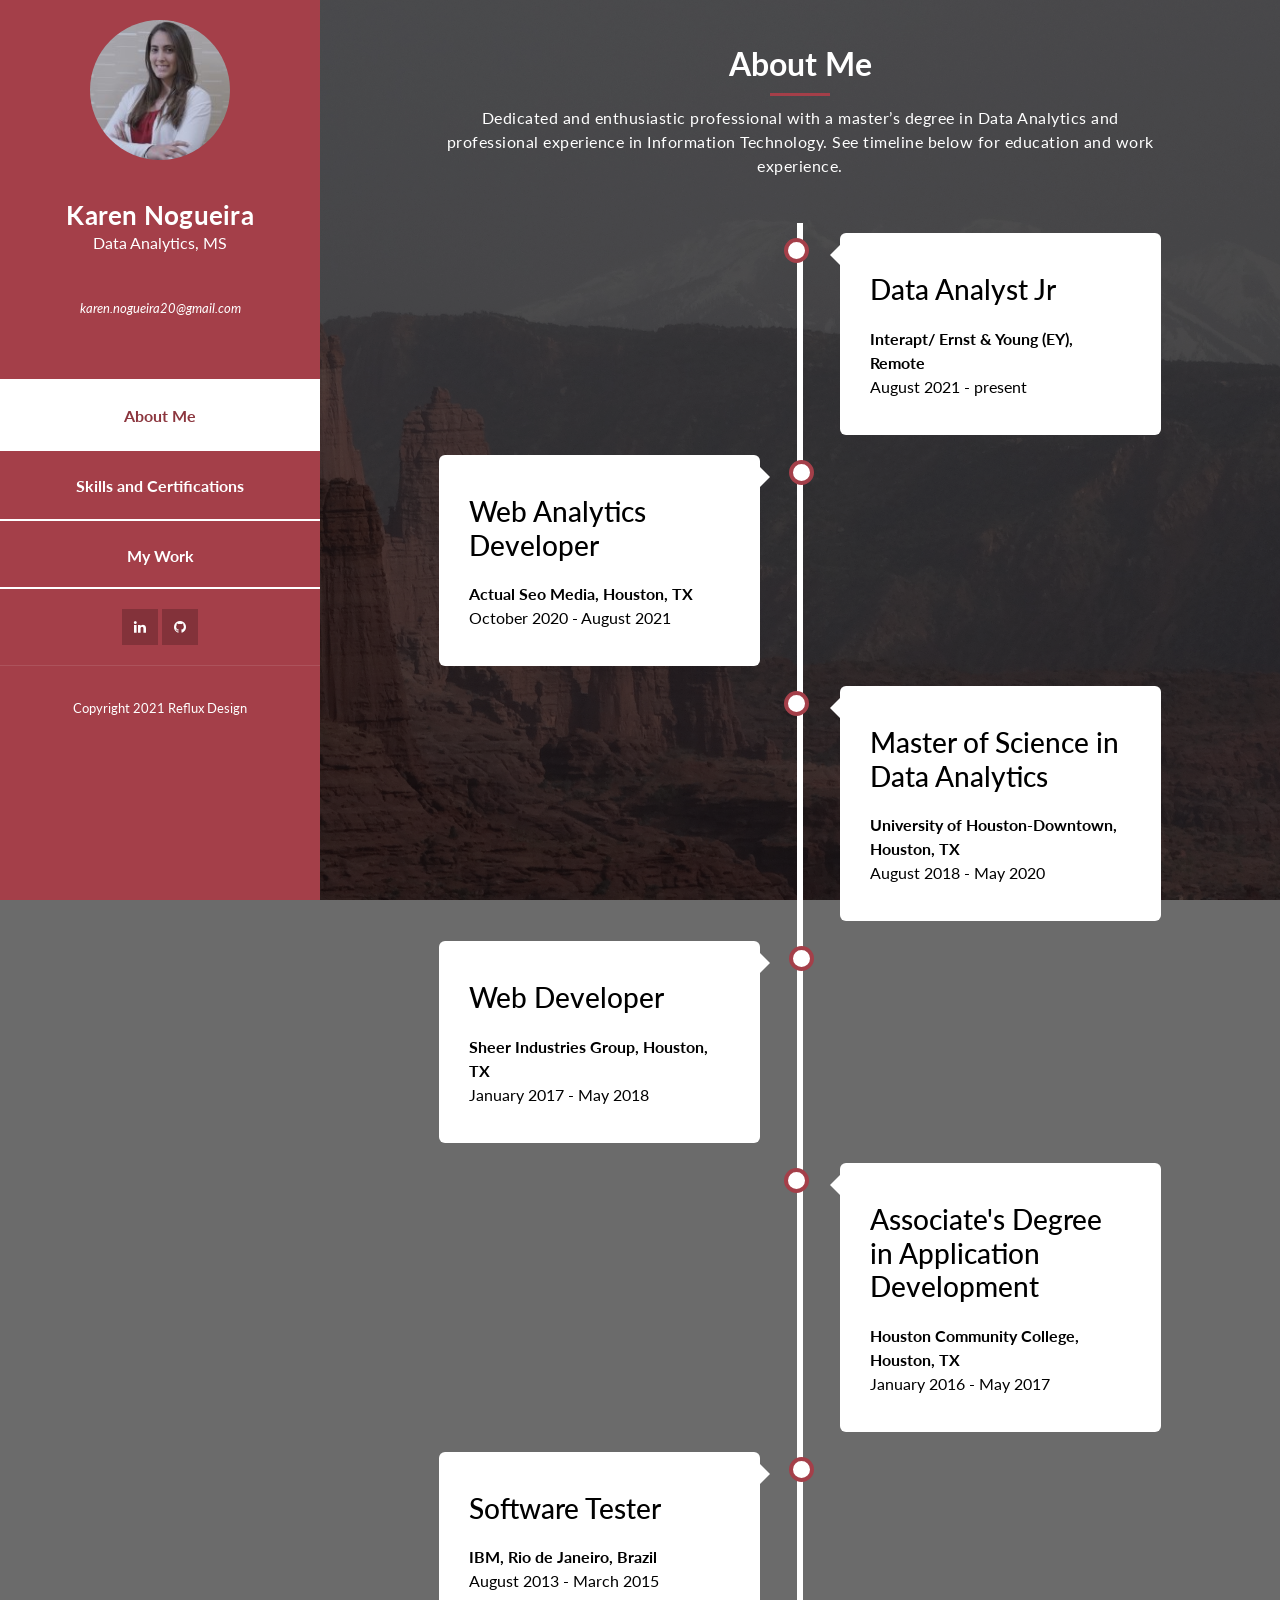
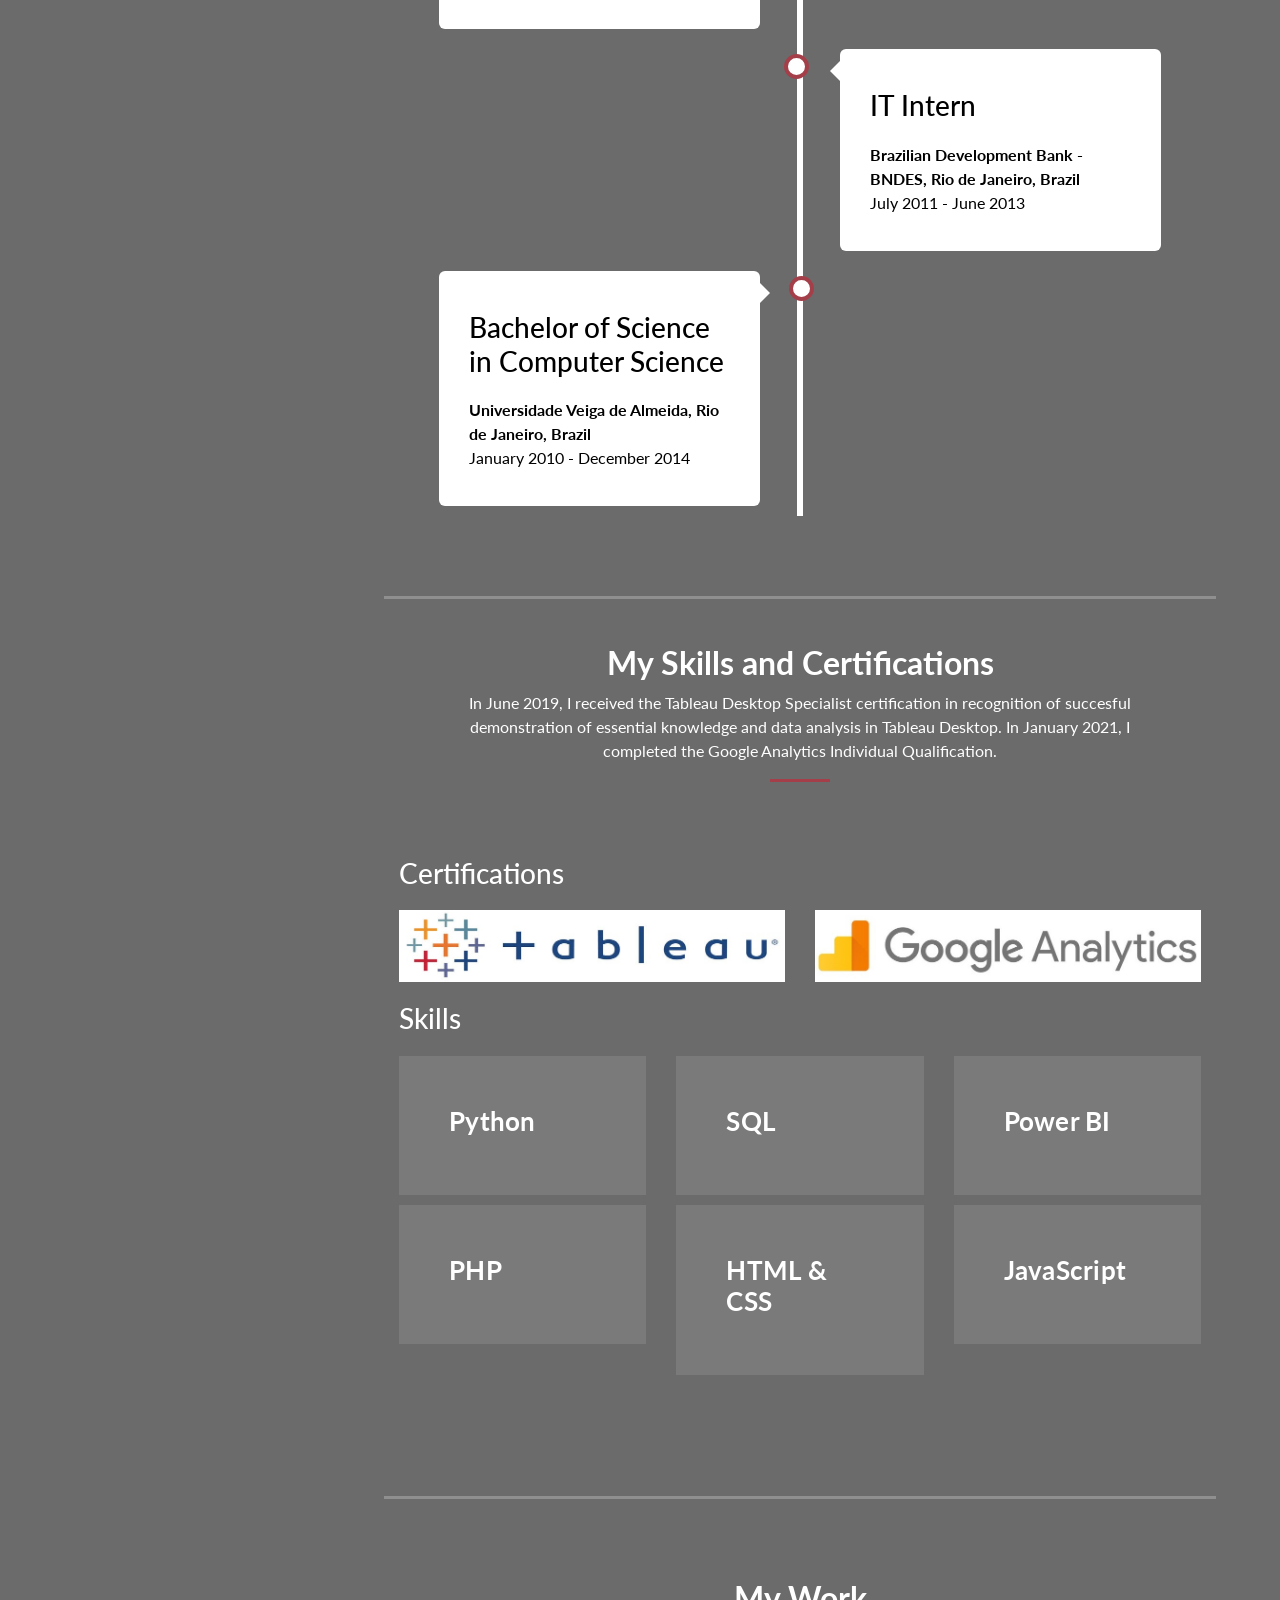
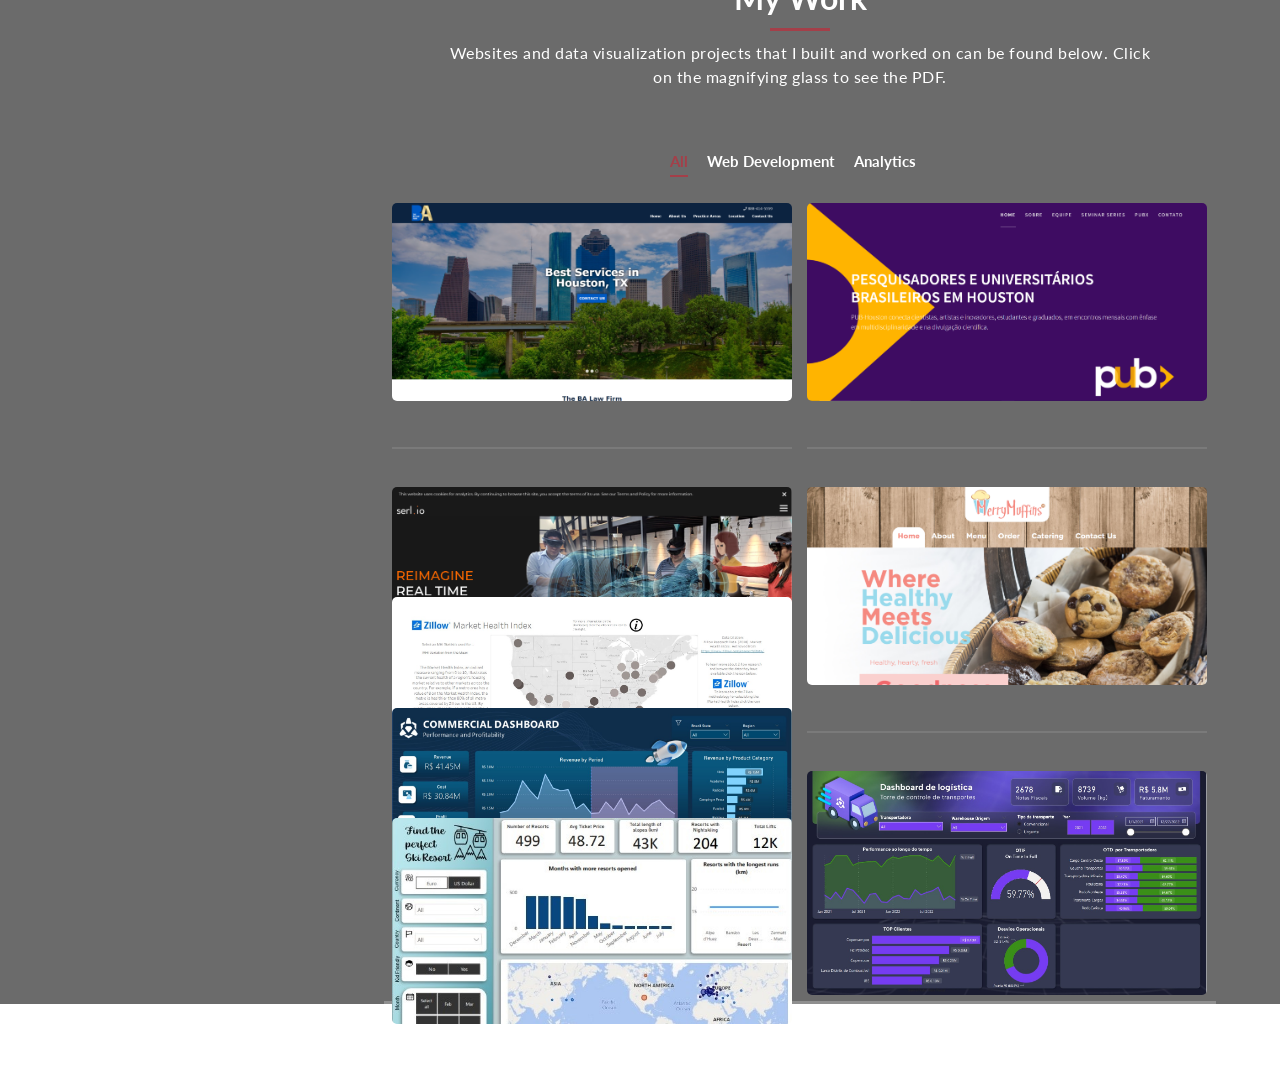
<file: index.html>
<!DOCTYPE html>
<html lang="en">
  <head>
    <!-- Google Tag Manager -->
	<script>(function(w,d,s,l,i){w[l]=w[l]||[];w[l].push({'gtm.start':
	new Date().getTime(),event:'gtm.js'});var f=d.getElementsByTagName(s)[0],
	j=d.createElement(s),dl=l!='dataLayer'?'&l='+l:'';j.async=true;j.src=
	'https://www.googletagmanager.com/gtm.js?id='+i+dl;f.parentNode.insertBefore(j,f);
	})(window,document,'script','dataLayer','GTM-PMTXCHM');</script>
	<!-- End Google Tag Manager -->

    <meta charset="utf-8" />
    <meta
      name="viewport"
      content="width=device-width, initial-scale=1, shrink-to-fit=no"
    />
    <meta name="description" content="" />
    <meta name="author" content="" />
    <link
      href="https://fonts.googleapis.com/css?family=Lato:100,300,400,700,900"
      rel="stylesheet"
    />

    <title>Karen Nogueira Website</title>
<!--
Reflux Template
https://templatemo.com/tm-531-reflux
-->
    <!-- Bootstrap core CSS -->
    <link href="vendor/bootstrap/css/bootstrap.min.css" rel="stylesheet" />

    <!-- Additional CSS Files -->
	<link rel="stylesheet" href="assets/css/style.css" />
    <link rel="stylesheet" href="assets/css/fontawesome.css" />
    <link rel="stylesheet" href="assets/css/templatemo-style.css" />
    <link rel="stylesheet" href="assets/css/owl.css" />
    <link rel="stylesheet" href="assets/css/lightbox.css" />

  </head>

  <body>
	<!-- Google Tag Manager (noscript) -->
	<noscript><iframe src="https://www.googletagmanager.com/ns.html?id=GTM-PMTXCHM"
	height="0" width="0" style="display:none;visibility:hidden"></iframe></noscript>
	<!-- End Google Tag Manager (noscript) -->

    <div id="page-wraper">
	<div id="bg-overlay">
      <!-- Sidebar Menu -->
      <div class="responsive-nav">
        <i class="fa fa-bars" id="menu-toggle"></i>
        <div id="menu" class="menu">
          <i class="fa fa-times" id="menu-close"></i>
          <div class="container">
            <div class="image">
              <a href="#"><img src="assets/images/karen.jpg" alt="" /></a>
            </div>
            <div class="author-content">
              <h4>Karen Nogueira</h4>
              <p>Data Analytics, MS</p><br>
			  <span>karen.nogueira20@gmail.com</span>
            </div>
            <nav class="main-nav" role="navigation">
              <ul class="main-menu">
                <li><a href="#section1">About Me</a></li>
                <li><a href="#section2">Skills and Certifications</a></li>
                <li><a href="#section3">My Work</a></li>
              </ul>
            </nav>
            <div class="social-network">
              <ul class="soial-icons">
                <li>
                  <a href="https://www.linkedin.com/in/kanogueira/" target="_blank"><i class="fa fa-linkedin"></i></a>
                </li>
				 <li>
                  <a href="https://github.com/karenns/" target="_blank"><i class="fa fa-github"></i></a>
                </li>
              </ul>
            </div>
            <div class="copyright-text">
              <a href="https://www.free-css.com/free-css-templates/page261/reflux"><p>Copyright 2021 Reflux Design</p></a>
            </div>
          </div>
        </div>
      </div>

      <section class="section about-me" data-section="section1">
        <div class="container">
          <div class="section-heading">
            <h2>About Me</h2>
            <div class="line-dec"></div>
            <span>Dedicated and enthusiastic professional with a master’s degree in Data Analytics and professional experience in Information Technology. See timeline below for education and work experience.</span>
          </div>
		  
		  <div class="timeline">
  <div class="timeline_container right">
     <div class="content">
      <h3>Data Analyst Jr</h3>
      <p><strong>Interapt/ Ernst & Young (EY), Remote</strong><br> August 2021 - present</p>
    </div>
  </div>
  <div class="timeline_container left">
    <div class="content">
      <h3>Web Analytics Developer</h3>
      <p><strong>Actual Seo Media, Houston, TX </strong><br> October 2020 - August 2021</p></div>
  </div>
  <div class="timeline_container right">
     <div class="content">
      <h3>Master of Science in Data Analytics</h3>
      <p><strong>University of Houston-Downtown, Houston, TX</strong><br> August 2018 - May 2020</p>
    </div>
  </div>
  <div class="timeline_container left">
	<div class="content">
      <h3>Web Developer</h3>
      <p><strong>Sheer Industries Group, Houston, TX</strong><br> January 2017 - May 2018</p>
    </div>
  </div>
  <div class="timeline_container right">
    <div class="content">
      <h3>Associate's Degree in Application Development</h3>
      <p><strong>Houston Community College, Houston, TX</strong><br>January 2016 - May 2017</p>
    </div>
  </div>
  <div class="timeline_container left">
    <div class="content">
      <h3>Software Tester </h3>
      <p><strong>IBM, Rio de Janeiro, Brazil</strong><br>August 2013 - March 2015</p>
    </div>
  </div>
  <div class="timeline_container right">
    <div class="content">
      <h3>IT Intern</h3>
      <p><strong>Brazilian Development Bank - BNDES, Rio de Janeiro, Brazil</strong><br>July 2011 - June 2013</p>
    </div>
  </div>
  <div class="timeline_container left">
    <div class="content">
      <h3>Bachelor of Science in Computer Science</h3>
      <p><strong>Universidade Veiga de Almeida, Rio de Janeiro, Brazil</strong><br>January 2010 - December 2014</p>
    </div>
  </div>
</div>
      </section>

      <section class="section my-services" data-section="section2">
        <div class="container">
          <div class="section-heading">
            <h2>My Skills and Certifications</h2>
			<p>In June 2019, I received the Tableau Desktop Specialist certification in recognition of succesful demonstration of essential knowledge and data analysis in Tableau Desktop. In January 2021, I completed the Google Analytics Individual Qualification.</p>
            <div class="line-dec"></div>
          </div>
		  <div class="row">
			<div class="col-md-12">
				<h3>Certifications</h3>
				<div class="cert_imgs">
					<a href="assets/images/certification/Tableau_Desktop_Specialist_Cert_-_Karen_Nogueira.pdf"><img src="assets/images/certification/tableau_logo.jpg" alt="Tableau"/></a>
					<a href="assets/images/certification/Google-Analytics-Individual-Qualification.pdf"><img src="assets/images/certification/google_analytics_logo.jpg" alt="Google Analytics"/></a>
				</div>
			</div>
		  </div>
		  <div class="row">
			<div class="col-md-12">
				<h3>Skills</h3>
			</div>
		  </div>
          <div class="row">
            <div class="col-md-4">
               <div class="service-item">
                <h4>Python</h4>
              </div>
            </div>
            
			<div class="col-md-4">
               <div class="service-item">
                <h4>SQL</h4>
              </div>
            </div>
			<div class="col-md-4">
               <div class="service-item">
                <h4>Power BI</h4>
              </div>
            </div>
			<div class="col-md-4">
               <div class="service-item">
                <h4>PHP</h4>
              </div>
            </div>
			<div class="col-md-4">
              <div class="service-item">
                <h4>HTML &amp; CSS</h4>
              </div>
            </div>
            <div class="col-md-4">
               <div class="service-item">
                <h4>JavaScript</h4>
              </div>
            </div>
          </div>
        </div>
      </section>

      <section class="section my-work" data-section="section3">
        <div class="container">
          <div class="section-heading">
            <h2>My Work</h2>
            <div class="line-dec"></div>
            <span>Websites and data visualization projects that I built and worked on can be found below. Click on the magnifying glass to see the PDF.</span>
          </div>
          <div class="row">
            <div class="isotope-wrapper">
              <form class="isotope-toolbar">
                <label><input
                    type="radio"
                    data-type="*"
                    checked=""
                    name="isotope-filter"/>
                  <span>all</span></label>
                <label><input
                    type="radio"
                    data-type="web"
                    name="isotope-filter"/>
                  <span>web development</span></label>
                <label><input
                    type="radio"
                    data-type="analytics"
                    name="isotope-filter"/>
                  <span>analytics</span></label>
              </form>
			  
              <div class="isotope-box">
			  
				<div class="isotope-item" data-type="web">
                  <figure class="snip1321">
                    <img
                      src="assets/images/portfolio/txbalaw_snapshot.png"
                      alt="sq-sample26"
                    />
                    <figcaption>
                      <a href="assets/images/portfolio/txbalaw_pdf.pdf"><i class="fa fa-search"></i></a>
                      <h4>Website Development for Lawyers</h4>
                      <!--<span>I used WordPress to build this website for PubHouston, a community for Brazilians researchers and college students. I used Elementor theme to build the website and hosted it on AWS.</span>-->
                    </figcaption>
                  </figure>
                </div>
				
				<div class="isotope-item" data-type="web">
                  <figure class="snip1321">
                    <img
                      src="assets/images/portfolio/pubhouston_snapshot.png"
                      alt="sq-sample26"
                    />
                    <figcaption>
                      <a href="assets/images/portfolio/pubhouston_pdf.pdf"><i class="fa fa-search"></i></a>
                      <h4>Website Development for a Brazilian Association</h4>
                      <!--<span>I used WordPress to build this website for PubHouston, a community for Brazilians researchers and college students. I used Elementor theme to build the website and hosted it on AWS.</span>-->
                    </figcaption>
                  </figure>
                </div>
				
				<div class="isotope-item" data-type="web">
                  <figure class="snip1321">
                    <img src="assets/images/portfolio/merrymuffins_snapshot.png" alt="sq-sample26" />
                    <figcaption>
                      <a
                        href="assets/images/portfolio/merrymuffins_pdf.pdf"
                        ><i class="fa fa-search"></i
                      ></a>
                      <h4>Website Development for Food Industry</h4>
                      <!--<span>I used WordPress to build this website for a local muffin store in Houston, TX. I also used Advanced Custom Fields and Custom Post Type plugins, plus Bootstrap, HTML, CSS and PHP.</span>-->
                    </figcaption>
                  </figure>
                </div>

                <div class="isotope-item" data-type="web">
                  <figure class="snip1321">
                    <img
                      src="assets/images/portfolio/serlio_snapshot.png"
                      alt="sq-sample26"
                    />
                    <figcaption>
                      <a
                        href="assets/images/portfolio/serlio_pdf.pdf"
                        ><i class="fa fa-search"></i
                      ></a>
                      <h4>Website Development for a MX Reality business</h4>
                      <!--<span>I used WordPress to build this website for a MX Reality company in Houston, TX. I used the WP Bakery plugin to create the pages, plus HTML, CSS and JQuery.</span>-->
                    </figcaption>
                  </figure>
                </div>				
				<div class="isotope-item" data-type="analytics">
                  <figure class="snip1321">
                    <img
                      src="assets/images/portfolio/tableau_dashboard.jpg"
                      alt="sq-sample26"
                    />
                    <figcaption>
                      <a
                        href="assets/images/tableau_pdf.pdf"
                        ><i class="fa fa-search"></i
                      ></a>
                      <h4>Tableau Dashboard for Real Estate Analysis</h4>
                      <!--<span>During my master's degree, my team and I created a dashboard using Tableau to visualize data from different sources to identify the best cities to invest in real state.</span>-->
                    </figcaption>
                  </figure>
                </div>
				<div class="isotope-item" data-type="analytics">
                  <figure class="snip1321">
                    <img
                      src="assets/images/portfolio/dashboard_commercial.jpg"
                      alt="sq-sample26"
                    />
                    <figcaption>
                      <a
                        href="assets/images/portfolio/KarennsDashboard_Comercial_PDF.pdf"
                        ><i class="fa fa-search"></i
                      ></a>
                      <h4>Commercial Power BI Dashboard</h4>
                      <!--<span>I created reports using Power BI to show the speed of 36 websites and help to identify websites that take too long to load.</span>-->
                    </figcaption>
                  </figure>
                </div>
				<div class="isotope-item" data-type="analytics">
                  <figure class="snip1321">
                    <img
                      src="assets/images/portfolio/dashboard_logistica.jpg"
                      alt="sq-sample26"
                    />
                    <figcaption>
                      <a
                        href="assets/images/portfolio/karennogueira_Dash_logistica_PDF.pdf"
                        ><i class="fa fa-search"></i
                      ></a>
                      <h4>Power BI Dashboard de Logistica</h4>
                      <!--<span>I created reports using Power BI to show the speed of 36 websites and help to identify websites that take too long to load.</span>-->
                    </figcaption>
                  </figure>
                </div>
				<div class="isotope-item" data-type="analytics">
                  <figure class="snip1321">
                    <img
                      src="assets/images/portfolio/dashboard_skiresort.jpg"
                      alt="sq-sample26"
                    />
                    <figcaption>
                      <a
                        href="assets/images/portfolio/Dashboard_Karen_Nogueira_skiResort_PDF.pdf"
                        ><i class="fa fa-search"></i
                      ></a>
                      <h4>Find Ski Resort Power BI Dashboard</h4>
                      <!--<span>I created reports using Power BI to show the speed of 36 websites and help to identify websites that take too long to load.</span>-->
                    </figcaption>
                  </figure>
                </div>
				
              </div>
            </div>
          </div>
        </div>
      </section>
    </div>
</div>
    <!-- Scripts -->
    <!-- Bootstrap core JavaScript -->
    <script src="vendor/jquery/jquery.min.js"></script>
    <script src="vendor/bootstrap/js/bootstrap.bundle.min.js"></script>

    <script src="assets/js/isotope.min.js"></script>
    <script src="assets/js/owl-carousel.js"></script>
    <script src="assets/js/lightbox.js"></script>
    <script src="assets/js/custom.js"></script>
    <script>
      //according to loftblog tut
      $(".main-menu li:first").addClass("active");

      var showSection = function showSection(section, isAnimate) {
        var direction = section.replace(/#/, ""),
          reqSection = $(".section").filter(
            '[data-section="' + direction + '"]'
          ),
          reqSectionPos = reqSection.offset().top - 0;

        if (isAnimate) {
          $("body, html").animate(
            {
              scrollTop: reqSectionPos
            },
            800
          );
        } else {
          $("body, html").scrollTop(reqSectionPos);
        }
      };

      var checkSection = function checkSection() {
        $(".section").each(function() {
          var $this = $(this),
            topEdge = $this.offset().top - 80,
            bottomEdge = topEdge + $this.height(),
            wScroll = $(window).scrollTop();
          if (topEdge < wScroll && bottomEdge > wScroll) {
            var currentId = $this.data("section"),
              reqLink = $("a").filter("[href*=\\#" + currentId + "]");
            reqLink
              .closest("li")
              .addClass("active")
              .siblings()
              .removeClass("active");
          }
        });
      };

      $(".main-menu").on("click", "a", function(e) {
        e.preventDefault();
        showSection($(this).attr("href"), true);
      });

      $(window).scroll(function() {
        checkSection();
      });
    </script>
	
  </body>
</html>
</file>
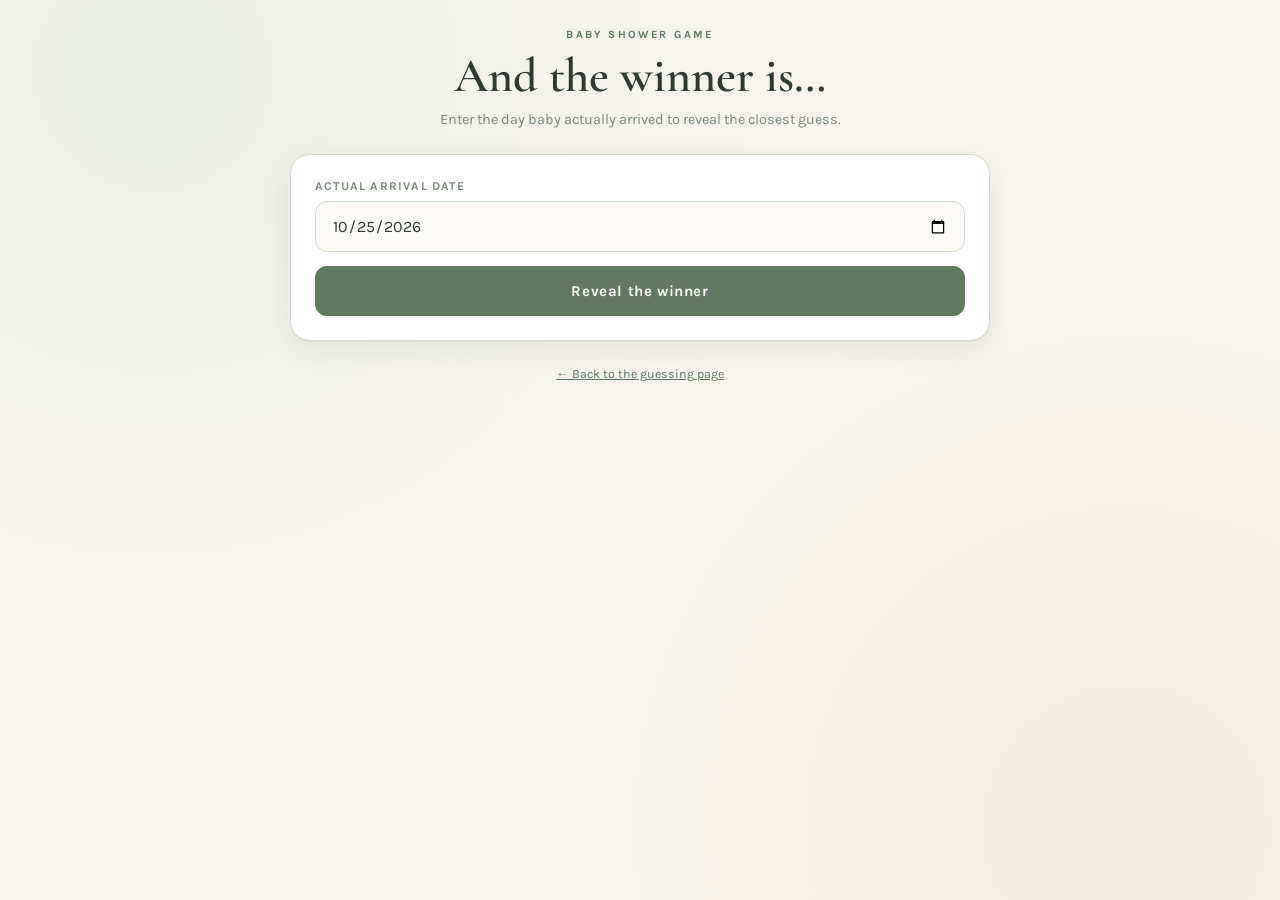
<file: guess-the-arrival-date-results.html>
<!DOCTYPE html>
<html lang="en">
<head>
<meta charset="utf-8">
<meta name="viewport" content="width=device-width, initial-scale=1">
<title>The Winner — Guess the Arrival Date</title>
<link href="https://fonts.googleapis.com/css2?family=Cormorant+Garamond:wght@500;600;700&family=Karla:wght@400;500;600;700&display=swap" rel="stylesheet">
<style>
  :root{
    --bg:#F7F4EE; --card:#FFFFFF; --ink:#2E3A2E; --muted:#7C8A7C;
    --sage:#8FA98F; --sage-deep:#5F7A5F; --sage-soft:#E4EBE1; --sage-line:#D2DECE;
    --gold:#C2A05A; --gold-soft:#F4EBD6;
    --shadow:0 1px 2px rgba(46,58,46,.06), 0 8px 28px rgba(46,58,46,.07);
  }
  *{box-sizing:border-box}
  html,body{margin:0;padding:0}
  body{
    background:var(--bg); color:var(--ink);
    font-family:Karla,-apple-system,BlinkMacSystemFont,"Segoe UI",sans-serif;
    -webkit-font-smoothing:antialiased; padding:28px 16px 60px;
    background-image:radial-gradient(circle at 12% 8%, #EDF1E8 0%, transparent 45%),
                     radial-gradient(circle at 88% 92%, #F5EEE0 0%, transparent 40%);
    background-attachment:fixed;
  }
  .wrap{max-width:700px;margin:0 auto}
  header{text-align:center;margin-bottom:26px}
  .eyebrow{font-size:11px;letter-spacing:.22em;text-transform:uppercase;color:var(--sage-deep);font-weight:700;margin-bottom:10px}
  h1{font-family:"Cormorant Garamond",Georgia,serif;font-size:clamp(32px,6.5vw,48px);font-weight:600;line-height:1.05;margin:0 0 10px}
  .sub{color:var(--muted);font-size:14.5px}
  .card{background:var(--card);border:1px solid var(--sage-line);border-radius:20px;padding:24px;box-shadow:var(--shadow);margin-bottom:18px}
  label{display:block;font-size:12px;font-weight:700;letter-spacing:.1em;text-transform:uppercase;color:var(--muted);margin-bottom:8px}
  input[type=date]{
    width:100%;padding:14px 16px;font-size:16px;font-family:inherit;color:var(--ink);
    background:#FCFBF8;border:1.5px solid var(--sage-line);border-radius:12px;outline:none;
  }
  input[type=date]:focus{border-color:var(--sage);background:#fff;box-shadow:0 0 0 4px rgba(143,169,143,.15)}
  button.go{
    width:100%;margin-top:14px;padding:16px;border:none;border-radius:12px;cursor:pointer;
    background:var(--sage-deep);color:#fff;font-family:inherit;font-size:15px;font-weight:700;letter-spacing:.04em;
    transition:background .15s ease, transform .12s ease;
  }
  button.go:hover:not(:disabled){background:#4E664E;transform:translateY(-1px)}
  button.go:disabled{background:#C3CFC1;cursor:not-allowed}
  button.ghost{
    width:100%;margin-top:10px;padding:13px;border:1.5px solid var(--sage-line);border-radius:12px;cursor:pointer;
    background:transparent;color:var(--sage-deep);font-family:inherit;font-size:14px;font-weight:600;
  }
  button.ghost:hover{background:var(--sage-soft)}
  .msg{margin-top:14px;padding:13px 15px;border-radius:12px;font-size:14px;display:none}
  .msg.err{display:block;background:#FBEBE7;color:#9A4630;border:1px solid #F1D2CA}
  .msg.info{display:block;background:#F1EFE8;color:#6B6558;border:1px solid #E2DED2}
  /* winner */
  #winnerCard{display:none;text-align:center;background:linear-gradient(180deg,#FFFDF8 0%,#FFFFFF 60%);border-color:var(--gold)}
  .trophy{font-size:44px;line-height:1;margin-bottom:6px}
  .winlabel{font-size:11px;letter-spacing:.22em;text-transform:uppercase;color:#8A6E28;font-weight:700;margin-bottom:12px}
  .winname{font-family:"Cormorant Garamond",serif;font-size:clamp(34px,8vw,50px);font-weight:700;line-height:1.05;margin:0 0 12px}
  .winmeta{display:inline-block;background:var(--gold-soft);border:1px solid #E7D6AE;color:#7A6224;padding:8px 16px;border-radius:999px;font-size:13.5px;font-weight:600}
  .actual{margin-top:18px;padding-top:16px;border-top:1px solid #EFEDE6;font-size:14px;color:var(--muted)}
  .actual b{display:block;font-family:"Cormorant Garamond",serif;font-size:24px;font-weight:600;color:var(--ink);margin-top:4px}
  /* leaderboard */
  #boardCard{display:none}
  h2{font-family:"Cormorant Garamond",serif;font-size:26px;font-weight:600;margin:0 0 16px}
  ol.board{list-style:none;margin:0;padding:0;counter-reset:rank}
  ol.board li{
    display:flex;align-items:center;gap:12px;padding:12px 10px;border-radius:12px;
    border-bottom:1px solid #EFEDE6;font-size:15px;
  }
  ol.board li:last-child{border-bottom:none}
  ol.board li.win{background:var(--gold-soft);border-bottom-color:#EBDCBB}
  .rank{
    width:28px;height:28px;flex:none;border-radius:50%;background:var(--sage-soft);color:var(--sage-deep);
    display:flex;align-items:center;justify-content:center;font-size:12.5px;font-weight:700;
  }
  li.win .rank{background:var(--gold);color:#fff}
  .who{flex:1;min-width:0}
  .who .nm{font-weight:600;display:block;overflow:hidden;text-overflow:ellipsis;white-space:nowrap}
  .who .gd{font-size:12.5px;color:var(--muted)}
  .off{flex:none;text-align:right;font-size:13px;font-weight:600;color:var(--sage-deep);white-space:nowrap}
  .off small{display:block;font-weight:500;color:var(--muted);font-size:11px}
  footer{text-align:center;margin-top:26px;font-size:12.5px;color:var(--muted)}
  footer a{color:var(--sage-deep)}
</style>
</head>
<body>
<div class="wrap">

  <header>
    <div class="eyebrow">Baby Shower Game</div>
    <h1>And the winner is…</h1>
    <div class="sub">Enter the day baby actually arrived to reveal the closest guess.</div>
  </header>

  <div class="card" id="inputCard">
    <label for="actual">Actual arrival date</label>
    <input type="date" id="actual" value="2026-10-25">
    <button class="go" id="reveal">Reveal the winner</button>
    <div class="msg" id="msg"></div>
  </div>

  <div class="card" id="winnerCard">
    <div class="trophy">&#127942;</div>
    <div class="winlabel" id="winlabel">Closest Guess</div>
    <h2 class="winname" id="winname"></h2>
    <div class="winmeta" id="winmeta"></div>
    <div class="actual">Baby arrived on<b id="actualOut"></b></div>
  </div>

  <div class="card" id="boardCard">
    <h2>Full leaderboard <span id="count" style="font-size:15px;color:var(--muted);font-family:Karla,sans-serif"></span></h2>
    <ol class="board" id="board"></ol>
    <button class="ghost" id="again">Change the date / refresh guesses</button>
  </div>

  <footer><a href="index.html">&larr; Back to the guessing page</a></footer>
</div>

<script>
/* ============================================================
   CONFIG — must match the values in index.html
   ============================================================ */
const BIN_ID     = '6a85032bf5f4af5e2926aaef';       // your JSONBin bin ID
const ACCESS_KEY = '$2a$10$Js4A16x6i8s9qvnmDDgnDO2/KJnqTwa02pmH/sQeR.Ju8D2f6hmt2';     // your JSONBin access key
const KEY_HEADER = 'X-Access-Key'; // use 'X-Master-Key' if you pasted a master key
/* ============================================================ */

const API = 'https://api.jsonbin.io/v3/b/' + BIN_ID;
const MONTHS = ['January','February','March','April','May','June','July','August','September','October','November','December'];
const DAYS   = ['Sunday','Monday','Tuesday','Wednesday','Thursday','Friday','Saturday'];

const toDate = s => { const [y,m,d] = s.split('-').map(Number); return new Date(y, m-1, d); };
const pretty = s => { const dt = toDate(s); return DAYS[dt.getDay()] + ', ' + MONTHS[dt.getMonth()] + ' ' + dt.getDate() + ', ' + dt.getFullYear(); };
const short  = s => { const dt = toDate(s); return MONTHS[dt.getMonth()].slice(0,3) + ' ' + dt.getDate(); };
const esc = s => String(s).replace(/[&<>"']/g, c => ({'&':'&amp;','<':'&lt;','>':'&gt;','"':'&quot;',"'":'&#39;'}[c]));

function show(type, text){ const m = document.getElementById('msg'); m.className = 'msg ' + type; m.textContent = text; }
function hideMsg(){ document.getElementById('msg').className = 'msg'; }

async function loadGuesses(){
  const res = await fetch(API + '/latest', { headers: { [KEY_HEADER]: ACCESS_KEY } });
  if (!res.ok) throw new Error('Read failed (' + res.status + ')');
  const data = await res.json();
  const rec = data.record;
  return Array.isArray(rec) ? rec : (Array.isArray(rec && rec.guesses) ? rec.guesses : []);
}

function diffDays(a, b){ return Math.round((toDate(a) - toDate(b)) / 86400000); }

document.getElementById('reveal').addEventListener('click', async () => {
  const btn = document.getElementById('reveal');
  const actual = document.getElementById('actual').value;
  if (!actual){ show('err', 'Pick the actual arrival date first.'); return; }

  hideMsg();
  btn.disabled = true; btn.textContent = 'Tallying…';
  try {
    const guesses = await loadGuesses();
    if (!guesses.length){
      show('info', 'No guesses have been submitted yet.');
      btn.disabled = false; btn.textContent = 'Reveal the winner';
      return;
    }

    const scored = guesses.map(g => {
      const d = diffDays(g.date, actual);          // + = guessed late, - = guessed early
      return { name: g.name, date: g.date, delta: d, off: Math.abs(d) };
    }).sort((a,b) => a.off - b.off || a.name.localeCompare(b.name));

    const best    = scored[0].off;
    const winners = scored.filter(s => s.off === best);

    document.getElementById('winlabel').textContent = winners.length > 1 ? 'It’s a tie!' : 'Closest Guess';
    document.getElementById('winname').textContent  = winners.map(w => w.name).join('  &  ');
    document.getElementById('winmeta').textContent  =
      (winners.length > 1 ? 'They each guessed ' : 'Guessed ') +
      (winners.length > 1 ? winners.map(w => short(w.date)).join(' / ') : pretty(winners[0].date)) +
      ' — ' + (best === 0 ? 'exactly right!' : best + (best === 1 ? ' day off' : ' days off'));
    document.getElementById('actualOut').textContent = pretty(actual);
    document.getElementById('count').textContent = '(' + scored.length + ' guesses)';

    document.getElementById('board').innerHTML = scored.map((s, i) => {
      const dir = s.delta === 0 ? 'spot on' : (s.delta < 0 ? 'too early' : 'too late');
      const off = s.off === 0 ? 'Exact' : s.off + (s.off === 1 ? ' day' : ' days');
      return '<li class="' + (s.off === best ? 'win' : '') + '">' +
               '<span class="rank">' + (i+1) + '</span>' +
               '<span class="who"><span class="nm">' + esc(s.name) + '</span>' +
               '<span class="gd">' + pretty(s.date) + '</span></span>' +
               '<span class="off">' + off + '<small>' + dir + '</small></span>' +
             '</li>';
    }).join('');

    document.getElementById('inputCard').style.display  = 'none';
    document.getElementById('winnerCard').style.display = 'block';
    document.getElementById('boardCard').style.display  = 'block';
    window.scrollTo({ top: 0, behavior: 'smooth' });
  } catch (e) {
    console.error(e);
    show('err', "Couldn't load the guesses. Check your internet connection and the JSONBin settings in this file.");
  } finally {
    btn.disabled = false; btn.textContent = 'Reveal the winner';
  }
});

document.getElementById('again').addEventListener('click', () => {
  document.getElementById('inputCard').style.display  = 'block';
  document.getElementById('winnerCard').style.display = 'none';
  document.getElementById('boardCard').style.display  = 'none';
  window.scrollTo({ top: 0, behavior: 'smooth' });
});
</script>
</body>
</html>
</file>
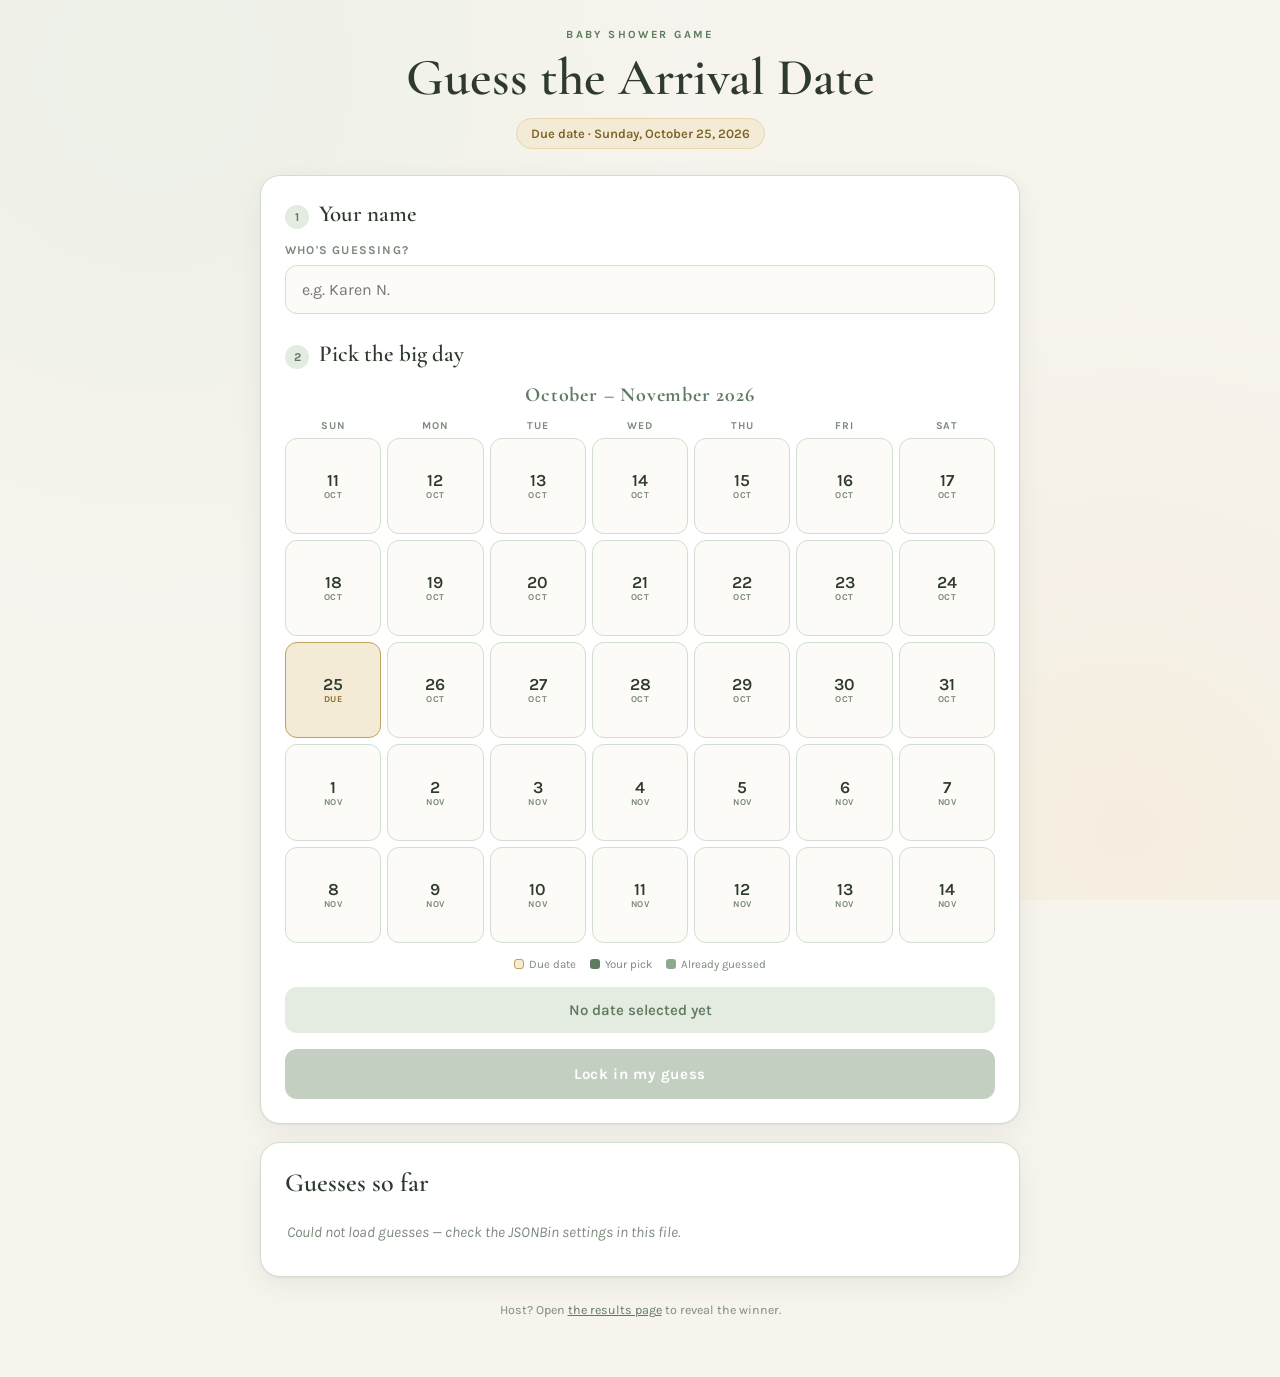
<file: guess-the-arrival-date.html>
<!DOCTYPE html>
<html lang="en">
<head>
<meta charset="utf-8">
<meta name="viewport" content="width=device-width, initial-scale=1">
<title>Guess the Arrival Date!</title>
<link href="https://fonts.googleapis.com/css2?family=Cormorant+Garamond:wght@500;600;700&family=Karla:wght@400;500;600;700&display=swap" rel="stylesheet">
<style>
  :root{
    --bg:#F7F4EE; --card:#FFFFFF; --ink:#2E3A2E; --muted:#7C8A7C;
    --sage:#8FA98F; --sage-deep:#5F7A5F; --sage-soft:#E4EBE1; --sage-line:#D2DECE;
    --gold:#C2A05A; --gold-soft:#F4EBD6;
    --shadow:0 1px 2px rgba(46,58,46,.06), 0 8px 28px rgba(46,58,46,.07);
  }
  *{box-sizing:border-box}
  html,body{margin:0;padding:0}
  body{
    background:var(--bg); color:var(--ink);
    font-family:Karla,-apple-system,BlinkMacSystemFont,"Segoe UI",sans-serif;
    -webkit-font-smoothing:antialiased;
    padding:28px 16px 60px;
    background-image:radial-gradient(circle at 12% 8%, #EDF1E8 0%, transparent 45%),
                     radial-gradient(circle at 88% 92%, #F5EEE0 0%, transparent 40%);
    background-attachment:fixed;
  }
  .wrap{max-width:760px;margin:0 auto}
  header{text-align:center;margin-bottom:26px}
  .eyebrow{
    font-size:11px;letter-spacing:.22em;text-transform:uppercase;
    color:var(--sage-deep);font-weight:700;margin-bottom:10px
  }
  h1{
    font-family:"Cormorant Garamond",Georgia,serif;
    font-size:clamp(34px,7vw,52px); font-weight:600; line-height:1.05;
    margin:0 0 12px;
  }
  .due{
    display:inline-flex;align-items:center;gap:8px;
    background:var(--gold-soft); color:#7A6224; border:1px solid #E7D6AE;
    padding:7px 14px;border-radius:999px;font-size:13px;font-weight:600;
  }
  .card{
    background:var(--card);border:1px solid var(--sage-line);border-radius:20px;
    padding:24px; box-shadow:var(--shadow); margin-bottom:18px;
  }
  label{display:block;font-size:12px;font-weight:700;letter-spacing:.1em;text-transform:uppercase;color:var(--muted);margin-bottom:8px}
  input[type=text]{
    width:100%;padding:14px 16px;font-size:16px;font-family:inherit;color:var(--ink);
    background:#FCFBF8;border:1.5px solid var(--sage-line);border-radius:12px;outline:none;
  }
  input[type=text]:focus{border-color:var(--sage);background:#fff;box-shadow:0 0 0 4px rgba(143,169,143,.15)}
  .step{display:flex;align-items:baseline;gap:10px;margin-bottom:14px}
  .step b{
    width:24px;height:24px;flex:none;border-radius:50%;background:var(--sage-soft);color:var(--sage-deep);
    display:inline-flex;align-items:center;justify-content:center;font-size:12px;font-weight:700;
  }
  .step span{font-family:"Cormorant Garamond",serif;font-size:23px;font-weight:600}
  .cal-month{
    text-align:center;font-family:"Cormorant Garamond",serif;font-size:20px;font-weight:700;
    color:var(--sage-deep);margin:6px 0 12px;letter-spacing:.04em;
  }
  .dow{display:grid;grid-template-columns:repeat(7,1fr);gap:6px;margin-bottom:6px}
  .dow div{text-align:center;font-size:10.5px;font-weight:700;letter-spacing:.08em;color:var(--muted);text-transform:uppercase}
  .grid{display:grid;grid-template-columns:repeat(7,1fr);gap:6px}
  .day{
    position:relative;aspect-ratio:1/1;border:1.5px solid var(--sage-line);background:#FCFBF8;
    border-radius:12px;cursor:pointer;display:flex;flex-direction:column;align-items:center;
    justify-content:center;gap:1px;font-family:inherit;color:var(--ink);padding:2px;
    transition:transform .12s ease, background .12s ease, border-color .12s ease;
  }
  .day .num{font-size:clamp(14px,3.4vw,17px);font-weight:600;line-height:1}
  .day .mon{font-size:9px;font-weight:700;letter-spacing:.06em;color:var(--muted);text-transform:uppercase}
  .day:hover{transform:translateY(-2px);border-color:var(--sage);background:#fff}
  .day.duedate{border-color:var(--gold);background:var(--gold-soft)}
  .day.duedate .mon{color:#8A6E28}
  .day.sel{background:var(--sage-deep);border-color:var(--sage-deep);color:#fff;transform:translateY(-2px)}
  .day.sel .mon{color:#DCE8DA}
  .dots{display:flex;gap:2px;position:absolute;bottom:6px;left:0;right:0;justify-content:center;height:4px}
  .dot{width:4px;height:4px;border-radius:50%;background:var(--sage)}
  .day.sel .dot{background:#fff}
  .legend{display:flex;flex-wrap:wrap;gap:14px;justify-content:center;margin-top:14px;font-size:11.5px;color:var(--muted)}
  .legend i{display:inline-block;width:10px;height:10px;border-radius:3px;margin-right:5px;vertical-align:-1px}
  .pick{
    margin-top:16px;text-align:center;padding:14px;border-radius:12px;background:var(--sage-soft);
    font-size:15px;color:var(--sage-deep);font-weight:600;
  }
  button.go{
    width:100%;margin-top:16px;padding:16px;border:none;border-radius:12px;cursor:pointer;
    background:var(--sage-deep);color:#fff;font-family:inherit;font-size:15px;font-weight:700;
    letter-spacing:.04em;transition:background .15s ease, transform .12s ease;
  }
  button.go:hover:not(:disabled){background:#4E664E;transform:translateY(-1px)}
  button.go:disabled{background:#C3CFC1;cursor:not-allowed}
  .msg{margin-top:14px;padding:13px 15px;border-radius:12px;font-size:14px;display:none}
  .msg.ok{display:block;background:#E7F1E4;color:#3D6135;border:1px solid #CADEC4}
  .msg.err{display:block;background:#FBEBE7;color:#9A4630;border:1px solid #F1D2CA}
  .msg.info{display:block;background:#F1EFE8;color:#6B6558;border:1px solid #E2DED2}
  h2{font-family:"Cormorant Garamond",serif;font-size:26px;font-weight:600;margin:0 0 14px}
  .guess-list{list-style:none;margin:0;padding:0}
  .guess-list li{
    display:flex;justify-content:space-between;align-items:center;gap:12px;
    padding:11px 2px;border-bottom:1px solid #EFEDE6;font-size:15px;
  }
  .guess-list li:last-child{border-bottom:none}
  .guess-list .nm{font-weight:600}
  .guess-list .dt{color:var(--sage-deep);font-size:13.5px;font-weight:600;white-space:nowrap}
  .empty{color:var(--muted);font-size:14px;font-style:italic}
  footer{text-align:center;margin-top:26px;font-size:12.5px;color:var(--muted)}
  footer a{color:var(--sage-deep)}
  .celebrate{font-size:40px;text-align:center;margin-bottom:6px}
</style>
</head>
<body>
<div class="wrap">

  <header>
    <div class="eyebrow">Baby Shower Game</div>
    <h1>Guess the Arrival Date</h1>
    <div class="due">Due date &middot; Sunday, October 25, 2026</div>
  </header>

  <div class="card" id="formCard">
    <div class="step"><b>1</b><span>Your name</span></div>
    <label for="name">Who's guessing?</label>
    <input type="text" id="name" placeholder="e.g. Karen N." autocomplete="name" maxlength="40">

    <div class="step" style="margin-top:26px"><b>2</b><span>Pick the big day</span></div>
    <div id="calendar"></div>
    <div class="legend">
      <span><i style="background:var(--gold-soft);border:1.5px solid var(--gold)"></i>Due date</span>
      <span><i style="background:var(--sage-deep)"></i>Your pick</span>
      <span><i style="background:var(--sage)"></i>Already guessed</span>
    </div>

    <div class="pick" id="pick">No date selected yet</div>
    <button class="go" id="submit" disabled>Lock in my guess</button>
    <div class="msg" id="msg"></div>
  </div>

  <div class="card">
    <h2>Guesses so far <span id="count" style="font-size:15px;color:var(--muted);font-family:Karla,sans-serif"></span></h2>
    <ul class="guess-list" id="list"><li class="empty">Loading…</li></ul>
  </div>

  <footer>Host? Open <a href="results.html">the results page</a> to reveal the winner.</footer>
</div>

<script>
/* ============================================================
   CONFIG — replace these with your real JSONBin.io values
   ============================================================ */
const BIN_ID     = '6a85032bf5f4af5e2926aaef';       // your JSONBin bin ID
const ACCESS_KEY = '$2a$10$Js4A16x6i8s9qvnmDDgnDO2/KJnqTwa02pmH/sQeR.Ju8D2f6hmt2';     // your JSONBin access key
const KEY_HEADER = 'X-Access-Key'; // use 'X-Master-Key' if you pasted a master key
/* ============================================================ */

const API = 'https://api.jsonbin.io/v3/b/' + BIN_ID;
const START = new Date(2026, 9, 11);   // Sun Oct 11, 2026  (2 weeks before)
const END   = new Date(2026, 10, 14);  // Sat Nov 14, 2026  (2 weeks after)
const DUE   = '2026-10-25';

const MONTHS = ['January','February','March','April','May','June','July','August','September','October','November','December'];
const DAYS   = ['Sunday','Monday','Tuesday','Wednesday','Thursday','Friday','Saturday'];

const iso = d => d.getFullYear() + '-' + String(d.getMonth()+1).padStart(2,'0') + '-' + String(d.getDate()).padStart(2,'0');
const pretty = s => { const [y,m,d] = s.split('-').map(Number); const dt = new Date(y, m-1, d);
  return DAYS[dt.getDay()] + ', ' + MONTHS[m-1] + ' ' + d; };

let selected = null;
let guesses  = [];

/* ---------- calendar ---------- */
function buildCalendar(){
  const cal = document.getElementById('calendar');
  cal.innerHTML = '';

  const label = document.createElement('div');
  label.className = 'cal-month';
  label.textContent = 'October – November 2026';
  cal.appendChild(label);

  const dow = document.createElement('div');
  dow.className = 'dow';
  ['Sun','Mon','Tue','Wed','Thu','Fri','Sat'].forEach(d => {
    const e = document.createElement('div'); e.textContent = d; dow.appendChild(e);
  });
  cal.appendChild(dow);

  const grid = document.createElement('div');
  grid.className = 'grid';
  grid.id = 'grid';

  for (let d = new Date(START); d <= END; d.setDate(d.getDate()+1)) {
    const key = iso(d);
    const btn = document.createElement('button');
    btn.type = 'button';
    btn.className = 'day' + (key === DUE ? ' duedate' : '');
    btn.dataset.date = key;
    btn.setAttribute('aria-label', pretty(key));
    btn.innerHTML = '<span class="num">' + d.getDate() + '</span>' +
                    '<span class="mon">' + (key === DUE ? 'DUE' : MONTHS[d.getMonth()].slice(0,3)) + '</span>' +
                    '<span class="dots"></span>';
    btn.addEventListener('click', () => select(key));
    grid.appendChild(btn);
  }
  cal.appendChild(grid);
}

function select(key){
  selected = key;
  document.querySelectorAll('.day').forEach(b => b.classList.toggle('sel', b.dataset.date === key));
  document.getElementById('pick').textContent = 'Your guess: ' + pretty(key) + ', 2026';
  checkReady();
}

function checkReady(){
  const ok = selected && document.getElementById('name').value.trim().length > 0;
  document.getElementById('submit').disabled = !ok;
}

function paintDots(){
  const counts = {};
  guesses.forEach(g => counts[g.date] = (counts[g.date]||0) + 1);
  document.querySelectorAll('.day').forEach(b => {
    const n = Math.min(counts[b.dataset.date] || 0, 4);
    b.querySelector('.dots').innerHTML = '<span class="dot"></span>'.repeat(n);
  });
}

function renderList(){
  const ul = document.getElementById('list');
  document.getElementById('count').textContent = guesses.length ? '(' + guesses.length + ')' : '';
  if (!guesses.length){ ul.innerHTML = '<li class="empty">No guesses yet — be the first!</li>'; return; }
  const sorted = guesses.slice().sort((a,b) => a.date.localeCompare(b.date) || a.name.localeCompare(b.name));
  ul.innerHTML = sorted.map(g =>
    '<li><span class="nm">' + esc(g.name) + '</span><span class="dt">' + pretty(g.date) + '</span></li>'
  ).join('');
}

function esc(s){ return String(s).replace(/[&<>"']/g, c => ({'&':'&amp;','<':'&lt;','>':'&gt;','"':'&quot;',"'":'&#39;'}[c])); }

function show(type, text){
  const m = document.getElementById('msg');
  m.className = 'msg ' + type;
  m.innerHTML = text;
}

/* ---------- JSONBin ---------- */
async function loadGuesses(){
  const res = await fetch(API + '/latest', { headers: { [KEY_HEADER]: ACCESS_KEY } });
  if (!res.ok) throw new Error('Read failed (' + res.status + ')');
  const data = await res.json();
  const rec = data.record;
  return Array.isArray(rec) ? rec : (Array.isArray(rec && rec.guesses) ? rec.guesses : []);
}

async function saveGuesses(list){
  const res = await fetch(API, {
    method: 'PUT',
    headers: { 'Content-Type': 'application/json', [KEY_HEADER]: ACCESS_KEY, 'X-Bin-Versioning': 'false' },
    body: JSON.stringify({ guesses: list })
  });
  if (!res.ok) throw new Error('Save failed (' + res.status + ')');
}

async function refresh(){
  try {
    guesses = await loadGuesses();
    renderList(); paintDots();
  } catch (e) {
    document.getElementById('list').innerHTML = '<li class="empty">Could not load guesses — check the JSONBin settings in this file.</li>';
    console.error(e);
  }
}

/* ---------- submit ---------- */
document.getElementById('name').addEventListener('input', checkReady);

document.getElementById('submit').addEventListener('click', async () => {
  const btn  = document.getElementById('submit');
  const name = document.getElementById('name').value.trim();
  if (!name || !selected) return;

  btn.disabled = true; btn.textContent = 'Saving…';
  try {
    const current = await loadGuesses();                       // re-read so nobody's guess is lost
    const dup = current.find(g => g.name.toLowerCase() === name.toLowerCase());
    if (dup) {
      dup.date = selected; dup.at = new Date().toISOString();
    } else {
      current.push({ name: name, date: selected, at: new Date().toISOString() });
    }
    await saveGuesses(current);
    guesses = current;
    renderList(); paintDots();

    document.getElementById('formCard').innerHTML =
      '<div class="celebrate">&#127881;</div>' +
      '<h2 style="text-align:center">Guess locked in!</h2>' +
      '<p style="text-align:center;font-size:16px;margin:0 0 6px"><b>' + esc(name) + '</b> says baby arrives on</p>' +
      '<p style="text-align:center;font-family:\'Cormorant Garamond\',serif;font-size:30px;font-weight:600;color:var(--sage-deep);margin:0 0 20px">' +
        pretty(selected) + ', 2026</p>' +
      '<button class="go" onclick="location.reload()">Add another guess</button>';
    window.scrollTo({ top: 0, behavior: 'smooth' });
  } catch (e) {
    console.error(e);
    btn.disabled = false; btn.textContent = 'Lock in my guess';
    show('err', "Couldn't save that guess. Check your internet connection and the JSONBin settings, then try again.");
  }
});

buildCalendar();
refresh();
</script>
</body>
</html>
</file>
<file: assets/css/style.css>
/*

karenns.com Template

Additional CSS

*/

#bg-overlay {background-color:#00000094;}
h3 {margin:20px 0;}

.cert_imgs {display: flex; gap: 30px;}

/* The actual timeline (the vertical ruler) */
.timeline {
  position: relative;
  max-width: 1200px;
  margin: 0 auto;
}

/* The actual timeline (the vertical ruler) */
.timeline::after {
  content: '';
  position: absolute;
  width: 6px;
  background-color: white;
  top: 0;
  bottom: 0;
  left: 50%;
  margin-left: -3px;
}

/* Container around content */
.timeline_container {
  padding: 10px 40px;
  position: relative;
  background-color: inherit;
  width: 50%;
  color:#000;
}

/* The circles on the timeline */
.timeline_container::after {
  content: '';
  position: absolute;
  width: 25px;
  height: 25px;
  right: -14px;
  background-color: white;
  border: 4px solid #a43f49;
  top: 15px;
  border-radius: 50%;
  z-index: 1;
}

/* Place the container to the left */
.left {
  left: 0;
}

/* Place the container to the right */
.right {
  left: 50%;
}

/* Add arrows to the left container (pointing right) */
.left::before {
  content: " ";
  height: 0;
  position: absolute;
  top: 22px;
  width: 0;
  z-index: 1;
  right: 30px;
  border: medium solid white;
  border-width: 10px 0 10px 10px;
  border-color: transparent transparent transparent white;
}

/* Add arrows to the right container (pointing left) */
.right::before {
  content: " ";
  height: 0;
  position: absolute;
  top: 22px;
  width: 0;
  z-index: 1;
  left: 30px;
  border: medium solid white;
  border-width: 10px 10px 10px 0;
  border-color: transparent white transparent transparent;
}

/* Fix the circle for containers on the right side */
.right::after {
  left: -16px;
}

/* The actual content */
.content {
  padding: 20px 30px;
  background-color: white;
  position: relative;
  border-radius: 6px;
}

.content p {color:#000;}

/* Media queries - Responsive timeline on screens less than 600px wide */
@media screen and (max-width: 600px) {
  /* Place the timelime to the left */
  .timeline::after {
  left: 31px;
  }
  
  /* Full-width containers */
  .timeline_container {
  width: 100%;
  padding-left: 70px;
  padding-right: 25px;
  }
  
  /* Make sure that all arrows are pointing leftwards */
  .timeline_container::before {
  left: 60px;
  border: medium solid white;
  border-width: 10px 10px 10px 0;
  border-color: transparent white transparent transparent;
  }

  /* Make sure all circles are at the same spot */
  .left::after, .right::after {
  left: 15px;
  }
  
  /* Make all right containers behave like the left ones */
  .right {
  left: 0%;
  }
}
</file>
<file: assets/css/templatemo-style.css>
/*

Reflux Template

https://templatemo.com/tm-531-reflux

*/

@import url(fontawesome.css);
@import url("https://fonts.googleapis.com/css?family=Lato:100,300,400,700,900");
body {
    font-family: 'Lato', sans-serif;
}

#page-wraper {
    background: url(../images/page-bg.png) no-repeat center center fixed;
    -webkit-background-size: cover;
    -moz-background-size: cover;
    -o-background-size: cover;
    background-size: cover;
    width: 100%;
}


/* Basic */

body {
    overflow-x: hidden;
}

input,
select,
textarea {
    outline: none;
}

a,
a:hover {
    text-decoration: none;
}

p {
    font-size: 16px;
    line-height: 24px;
    color: #fff;
}

h4 {
    font-size: 26px;
    font-weight: 700;
    color: #fff;
    letter-spacing: 0.25px;
}

img {
    width: 100%;
    overflow: hidden;
}

ul {
    padding: 0;
    margin: 0;
    list-style: none;
}

ul li {
    display: inline-block;
}

html {
    -webkit-box-sizing: border-box;
    -moz-box-sizing: border-box;
    box-sizing: border-box;
}

*,
*:before,
*:after {
    -webkit-box-sizing: inherit;
    -moz-box-sizing: inherit;
    box-sizing: inherit;
}

.clearfix {
    zoom: 1;
}

.clearfix:before,
.clearfix:after {
    content: "";
    display: table;
}

.clearfix:after {
    clear: both;
}

.container {
    margin: 0 auto;
}

.main-nav {
    text-align: center;
}

.main-nav li:last-child a {
    border-bottom: 2px solid #fff;
}

.main-nav li {
    display: block;
}

.main-nav li a {
    height: 70px;
    line-height: 70px;
    display: inline-block;
    font-size: 16px;
    font-weight: 700;
    color: #fff;
    width: 100%;
    transition: all 0.5s;
    border-top: 2px solid #fff;
}

.main-nav li:hover a,
.main-nav li.active a {
    background: #fff;
    color: #8c363e;
}

/* Sidebar Menu */

.menu .image {
    margin-top: 20px;
}

.menu .image img {
    width: 140px;
    height: 140px;
    border-radius: 50%;
    text-align: center;
}

.menu .author-content {
    margin: 40px 0px 60px 0px;
}

.menu .author-content h4 {
    margin-bottom: 0px;
}

.menu .author-content span {
    font-size: 13px;
    font-style: italic;
    color: #fff;
}

.menu .social-network {
    margin-top: 20px;
}

.menu .social-network ul li {
    margin: 0 3px;
}

.menu .social-network ul li a {
    width: 40px;
    height: 40px;
    display: inline-block;
    text-align: center;
    line-height: 40px;
    background-color: rgba(0, 0, 0, 0.2);
    color: #fff;
    font-size: 14px;
    transition: all 0.5s;
}

.menu .social-network ul li a:hover {
    background-color: #fff;
    color: #a43f49;
}

.menu .copyright-text {
    position: relative;
    margin-top: 20px;
}

.menu .copyright-text p {
    border-top: 1px solid rgba(250, 250, 250, 0.1);
    display: inline-block;
    width: 100%;
    padding-left: 30px;
    padding-right: 30px;
    padding-top: 30px;
    font-size: 13px;
}

.menu:before,
.menu:after {
    content: "";
    display: table;
}

.menu:after {
    clear: both;
}

.menu a {
    text-decoration: none;
    color: inherit;
}

.menu {
    text-align: center;
}

.menu::-webkit-scrollbar {
    display: none;
}

.menu {
    left: 10%;
  -webkit-transition: -webkit-transform 233ms cubic-bezier(0, 0, 0.21, 1);
  -webkit-overflow-scrolling: touch;
  background-color: #a43f49;
  box-sizing: border-box;
  height: 100vh;  
  max-height: 100vh !important;
  max-width: 80vw !important;
  min-width: 45px !important;
  outline: none;
  overflow-x: hidden !important;
  overflow-y: auto !important;
  padding: 0;
  position: fixed !important;
  top: calc(0px);  
  width: 20%;
  will-change: transform;
  z-index: 9999 !important;
}

.menu-toggle {
  color: #fff;
  cursor: pointer;
  font-size: 25px;
  position: fixed;
  right: 25px;
  top: 25px;
}

#menu-toggle {
    z-index: 999;
    cursor: pointer;
    position: fixed;
    top: 0;
    left: 0;
    color: #a43f49;
    background-color: #fff;
    width: 60px;
    height: 60px;
    text-align: center;
    display: inline-block;
    line-height: 60px;
}

.menu-close {
  cursor: pointer;
}

#menu-close {
    cursor: pointer;
    text-align: right;
    color: #a43f49;
    background-color: #fff;
    width: 100%;
    height: 60px;
    text-align: center;
    display: inline-block;
    line-height: 60px;
}


/* Section */

.section {
    color: #fff;
    width: 55%;
    right: 10%;
    left: 35%;
    position: relative;
    min-height: 100vh;
    padding-bottom: 80px;
    border-bottom: 3px solid rgba(250, 250, 250, 0.25);
}

.section-heading {
    text-align: center;
    padding: 45px;
}

.section-heading h2 {
    font-size: 32px;
    font-weight: 700;
    color: #fff;
}

.section-heading .line-dec {
    width: 60px;
    height: 3px;
    background-color: #a43f49;
    margin: 10px auto;
}

.section-heading span {
    margin-top: 5px;
    font-size: 16px;
    color: #fff;
    letter-spacing: 0.5px;
}


/* Buttons */

.white-button a {
    display: inline-block;
    padding: 12px 20px;
    background-color: #fff;
    color: #a43f49;
    font-size: 13px;
    font-weight: 800;
    letter-spacing: 0.5px;
    text-transform: uppercase;
    transition: all 0.5s;
}

.white-button a:hover {
    background-color: #a43f49;
    color: #fff;
}

button {
    display: inline-block;
    padding: 10px 20px;
    background-color: #fff;
    color: #a43f49;
    font-size: 12px;
    font-weight: 800;
    letter-spacing: 0.5px;
    text-transform: uppercase;
    transition: all 0.5s;
    border: none;
    outline: none;
    cursor: pointer;
}

button:hover {
    outline: none;
    background-color: #a43f49;
    color: #fff;
}


/* Left & Right Post */

.right-image-post {
    margin-top: 60px;
    padding-top: 60px;
    border-top: 2px solid rgba(250, 250, 250, 0.1);
}

.left-image img,
.right-image img {
    border-radius: 5px;
}

.right-image-post h4,
.left-image-post h4 {
    margin-top: 30px;
}

.right-image-post p,
.left-image-post p {
    margin-top: 20px;
}

.right-image-post .white-button,
.left-image-post .white-button {
    margin-top: 30px;
}


/* Services */

.my-services .col-md-6 {
    padding-left: 5px;
    padding-right: 5px;
}

.service-item {
    margin-bottom: 10px;
    padding: 50px;
    background-color: rgba(250, 250, 250, 0.1);
    transition: all 0.5s;
}

.service-item h4 {
    transition: all 0.5s;
}

.service-item p {
    transition: all 0.5s;
}

.service-item:hover {
    background-color: rgba(250, 250, 250, 1);
}

.service-item:hover h4 {
    color: #1e1e1e;
}

.service-item:hover p {
    color: #4a4a4a;
}

.service-item .service-icon {
    width: 70px;
    height: 70px;
    display: inline-block;
    margin-bottom: 30px;
    background-size: cover;
    background-repeat: no-repeat;
    transition: all 0.5s;
}

.service-item .first-service-icon {
    background-image: url(../images/first-white-icon.png);
}

.service-item:hover .first-service-icon {
    background-image: url(../images/first-main-icon.png);
}

.service-item .second-service-icon {
    background-image: url(../images/second-white-icon.png);
}

.service-item:hover .second-service-icon {
    background-image: url(../images/second-main-icon.png);
}

.service-item .third-service-icon {
    background-image: url(../images/third-white-icon.png);
}

.service-item:hover .third-service-icon {
    background-image: url(../images/third-main-icon.png);
}

.service-item .fourth-service-icon {
    background-image: url(../images/fourth-white-icon.png);
}

.service-item:hover .fourth-service-icon {
    background-image: url(../images/fourth-main-icon.png);
}


/* My Work */

section.my-work .section-heading {
    text-align: center;
    padding: 80px 45px 50px 45px;
}

.isotope-wrapper {
    position: relative;
    width: 100%;
    margin: auto;
}

.isotope-toolbar input[type="radio"] {
    display: none;
}

.isotope-toolbar span {
    text-transform: capitalize;
    display: inline-block;
    margin-right: 15px;
    padding-bottom: 3px;
    font-size: 15px;
    font-weight: 700;
    border-bottom: 2px solid transparent;
    transform: ease-in-out 0.5s;
    cursor: pointer;
}

.isotope-toolbar input[type="radio"]:checked + span {
    color: #a43f49;
    border-bottom: 2px solid #a43f49;
}

.isotope-box {
    position: relative;
    width: 100%;
}

.isotope-toolbar {
    text-align: center;
    margin: 10px;
}

.isotope-toolbar p {
    border-top: 1px solid #fff;
    padding-top: 15px;
}

.isotope-toolbar a {
    color: #fff;
}

.isotope-item {
    position: relative;
    width: 48%;
    margin: 1%;
    border-bottom: 2px solid rgba(250,250,250,0.1);
    padding-bottom: 30px;
    margin-bottom: 30px;
}

.isotope-item img {
    top: 0;
    left: 0;
    width: 100%;
    height: 100%;
    border-radius: 5px;
}

.lazyload {
    background: #f7f7f7;
}

.lazyloading {
    background: #f7f7f7 url(//afarkas.github.io/lazysizes/assets/imgs/loader.gif) no-repeat center;
    min-height: 60px;
}

figure.snip1321 {
  overflow: hidden;
  text-align: center;
  -webkit-perspective: 50em;
  perspective: 50em;
}
figure.snip1321 * {
  -webkit-box-sizing: padding-box;
  box-sizing: padding-box;
  -webkit-transition: all 0.2s ease-out;
  transition: all 0.2s ease-out;
}
figure.snip1321 figcaption {
  top: 50%;
  left: 20px;
  right: 20px;
  position: absolute;
  opacity: 0;
  z-index: 1;
}
figure.snip1321 h4 {
    margin-top: 15px;
  margin-bottom: 5px;
  color: #232323;
}
figure.snip1321 span {
    font-size: 14px;
    font-style: italic;
    display: block;
    color: #7a7a7a;
}
figure.snip1321 i {
  position: relative!important;
  font-size: 18px;
  background-color: #a43f49;
  width: 40px;
  height: 40px;
  display: inline-block;
  text-align: center;
  line-height: 40px;
  border-radius: 5px;
  color: #fff;
}
figure.snip1321:after {
  background-color: #ffffff;
  position: absolute;
  content: "";
  display: block;
  top: 20px;
  left: 20px;
  right: 20px;
  bottom: 20px;
  -webkit-transition: all 0.4s ease-in-out;
  transition: all 0.4s ease-in-out;
  -webkit-transform: rotateX(-90deg);
  transform: rotateX(-90deg);
  -webkit-transform-origin: 50% 50%;
  -ms-transform-origin: 50% 50%;
  transform-origin: 50% 50%;
  opacity: 0;
}
figure.snip1321 a {
  left: 0;
  right: 0;
  top: 0;
  bottom: 0;
  z-index: 1;
}
figure.snip1321:hover figcaption,
figure.snip1321.hover figcaption {
  -webkit-transform: translateY(-50%);
  transform: translateY(-50%);
  opacity: 1;
  -webkit-transition-delay: 0.2s;
  transition-delay: 0.2s;
}
figure.snip1321:hover:after,
figure.snip1321.hover:after {
  -webkit-transform: rotateX(0);
  transform: rotateX(0);
  opacity: 0.9;
}


/* Contact Me */

section.contact-me {
    border-bottom: none;
}

#contact input {
    background-color: rgba(250,250,250,0.1);
    border: 1px solid rgba(250,250,250,1);
    border-radius: 0px;
    margin-bottom: 30px;
    color: #fff;
    font-size: 14px;
    height: 40px;
    line-height: 40px;
    width: 100%;
    padding-left: 15px;
}

#contact input:focus {
    outline: none;
    box-shadow: none;
}

#contact textarea {
    background-color: rgba(250,250,250,0.1);
    border: 1px solid rgba(250,250,250,1);
    border-radius: 0px;
    margin-bottom: 30px;
    color: #fff;
    font-size: 14px;
    height: 180px;
    max-height: 220px;
    line-height: 40px;
    width: 100%;
    padding-left: 15px;
}

#contact textarea:focus {
    outline: none;
    box-shadow: none;
}

#contact {
    text-align: center;
}

@media screen and (max-width: 1680px) {
    .menu {
        left: 5%;
    }

    .section {
        color: #fff;
        width: 65%;
        right: 5%;
        left: 30%;
    }
}

@media screen and (max-width: 1680px) and (min-width: 846px) { 
    .menu .social-network ul li a {
        width: 36px;
        height: 36px;
        line-height: 36px;
    }

    .menu .social-network ul li {
        margin: 0;
    }

    .menu .image {
        margin-top: 20px;
    }
}

@media screen and (max-width: 1280px) {
    .menu {
        left: 0%;
    }

    .right-image-post h4,
    .left-image-post h4 {
        margin-top: 0px;
    }

    .right-image-post p,
    .left-image-post p {
        margin-top: 15px;
    }

    .right-image-post .white-button,
    .left-image-post .white-button {
        margin-top: 25px;
    }

}

.menu .container {
    padding-left: 0;
    padding-right: 0;
}

@media screen and (max-width: 1280px) and (min-width: 846px) {
    .menu {
        width: 25%;
    }
}

#menu-toggle,
#menu-close {
    display: none;
}  

@media screen and (max-width: 845px) {        
    #menu-toggle,
    #menu-close {
        display: inline-block;
    }    

    .menu {        
        width: 320px;
        -webkit-transform: translateX(-100%) !important;
        transform: translateX(-100%) !important;
        transition: -webkit-transform 233ms cubic-bezier(0, 0, 0.21, 1);
        transition: transform 233ms cubic-bezier(0, 0, 0.21, 1);
        transition: transform 233ms cubic-bezier(0, 0, 0.21, 1), -webkit-transform 233ms cubic-bezier(0, 0, 0.21, 1);
    }

    .menu .image {
        margin-top: 20px;        
    }

    .menu .image img {
        width: 120px;
        height: 120px;
    }

    .menu .author-content {
        margin: 20px 0px 40px 0px;
    }

    .menu .container {
        padding-left: 15px;
        padding-right: 15px;
    }

    .menu.open {
        display: inline-block;
        -webkit-transform: translateX(0) !important;
                transform: translateX(0) !important;
    }

    .responsive-nav {
        display: inline-block;
    }
    .section {
        width: 94%;
        right: 3%;
        left: 3%;
    }
    .isotope-item {
        width: 94%;
        margin: 3%;
    }
    .left-image-post img {
        margin-bottom: 30px;
    }
    .right-image-post img {
        margin-top: 30px;
    }
    .isotope-item {
        border-bottom: none;
        text-align: center;
    }
    .isotope-toolbar {
        margin-bottom: 20px;
    }
}
</file>
